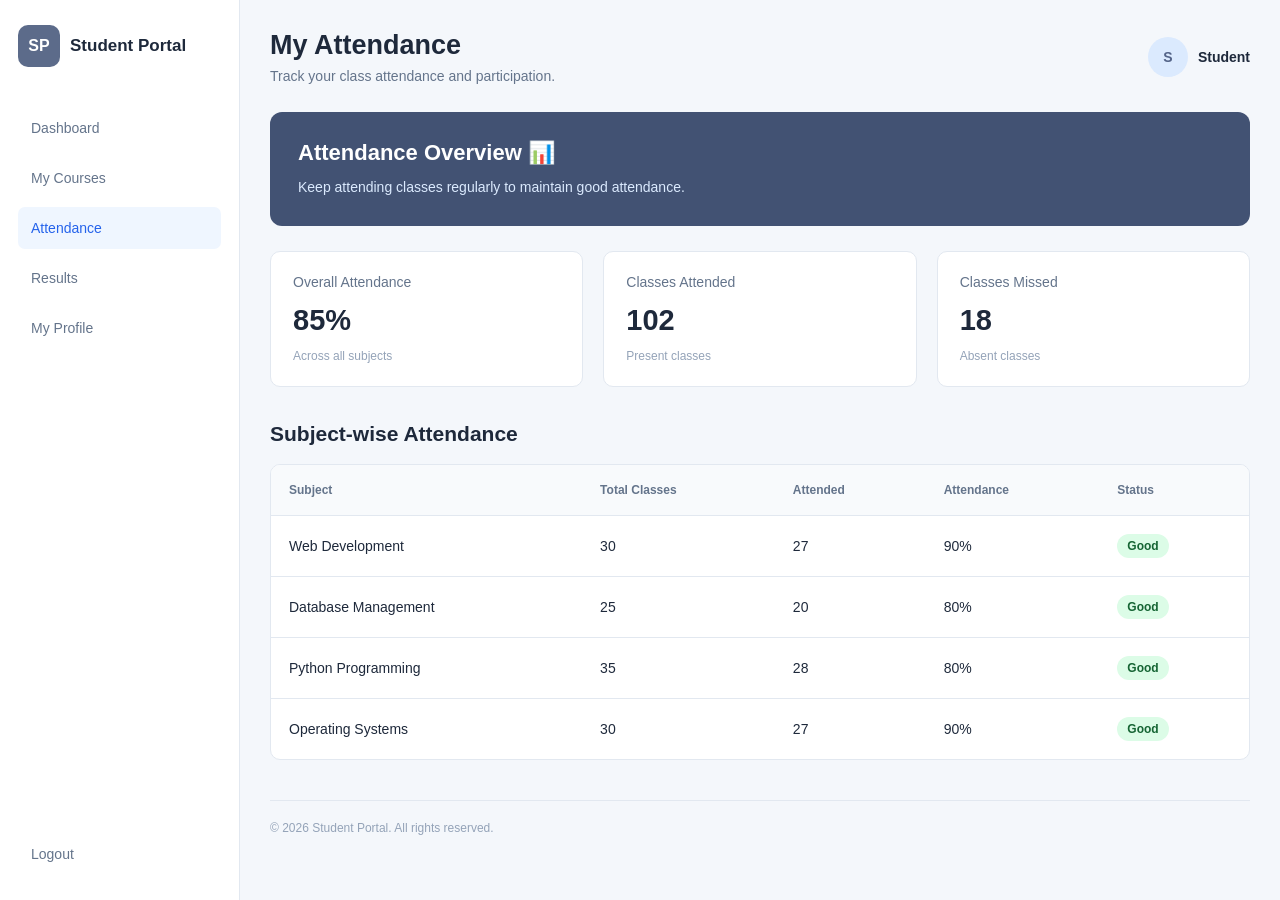
<file: Attendance.html>
<!doctype html>
<html lang="en">
  <head>
    <meta charset="UTF-8" />
    <meta name="viewport" content="width=device-width, initial-scale=1.0" />
    <title>Attendance | Student Portal</title>
    <link rel="stylesheet" href="dashboard.css" />
  </head>
  <body>
    <aside class="sidebar">
      <div class="brand">
        <div class="logo">SP</div>
        <h2>Student Portal</h2>
      </div>

      <nav class="navigation">
        <a href="dashboard.html" class="nav-link">Dashboard</a>
        <a href="courses.html" class="nav-link">My Courses</a>
        <a href="attendance.html" class="nav-link active">Attendance</a>
        <a href="results.html" class="nav-link">Results</a>
        <a href="profile.html" class="nav-link">My Profile</a>
      </nav>

      <a href="index.html" class="logout-link">Logout</a>
    </aside>

    <main class="main-content">
      <header class="topbar">
        <div>
          <h1>My Attendance</h1>
          <p>Track your class attendance and participation.</p>
        </div>

        <div class="student-info">
          <div class="avatar">S</div>
          <span>Student</span>
        </div>
      </header>

      <section class="welcome-card">
        <h2>Attendance Overview 📊</h2>
        <p>Keep attending classes regularly to maintain good attendance.</p>
      </section>

      <section class="stats-grid">
        <div class="stat-card">
          <p>Overall Attendance</p>
          <h2>85%</h2>
          <span>Across all subjects</span>
        </div>

        <div class="stat-card">
          <p>Classes Attended</p>
          <h2>102</h2>
          <span>Present classes</span>
        </div>

        <div class="stat-card">
          <p>Classes Missed</p>
          <h2>18</h2>
          <span>Absent classes</span>
        </div>
      </section>

      <section class="courses-section">
        <div class="section-heading">
          <h2>Subject-wise Attendance</h2>
        </div>

        <div class="attendance-table-wrapper">
          <table class="attendance-table">
            <thead>
              <tr>
                <th>Subject</th>
                <th>Total Classes</th>
                <th>Attended</th>
                <th>Attendance</th>
                <th>Status</th>
              </tr>
            </thead>

            <tbody>
              <tr>
                <td>Web Development</td>
                <td>30</td>
                <td>27</td>
                <td>90%</td>
                <td><span class="status status-good">Good</span></td>
              </tr>

              <tr>
                <td>Database Management</td>
                <td>25</td>
                <td>20</td>
                <td>80%</td>
                <td><span class="status status-good">Good</span></td>
              </tr>

              <tr>
                <td>Python Programming</td>
                <td>35</td>
                <td>28</td>
                <td>80%</td>
                <td><span class="status status-good">Good</span></td>
              </tr>

              <tr>
                <td>Operating Systems</td>
                <td>30</td>
                <td>27</td>
                <td>90%</td>
                <td><span class="status status-good">Good</span></td>
              </tr>
            </tbody>
          </table>
        </div>
      </section>

      <footer class="dashboard-footer">
        © 2026 Student Portal. All rights reserved.
      </footer>
    </main>
  </body>
</html>
</file>
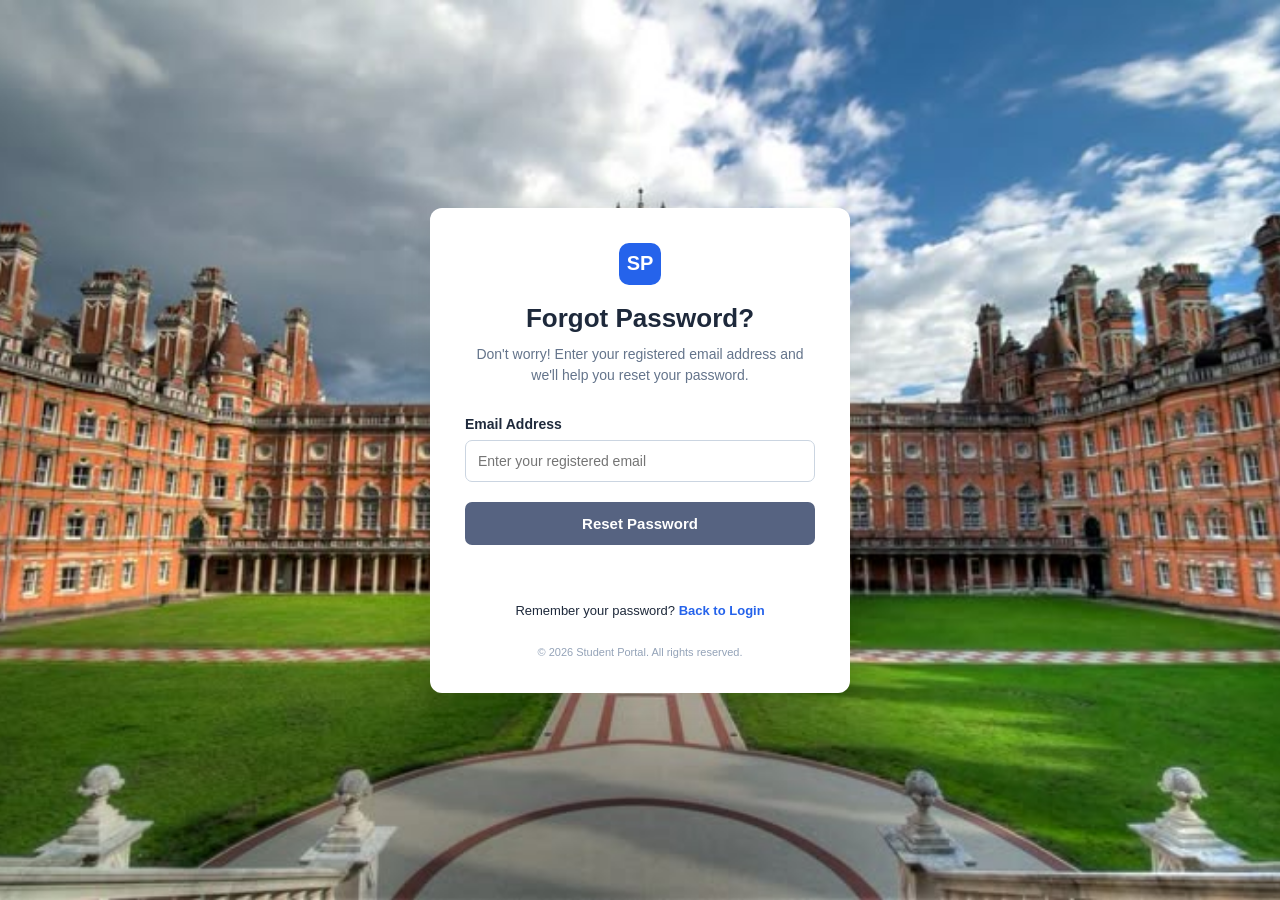
<file: forget_pass.html>
<!doctype html>
<html lang="en">
  <head>
    <meta charset="UTF-8" />
    <meta name="viewport" content="width=device-width, initial-scale=1.0" />

    <title>Forgot Password | Student Portal</title>

    <link rel="stylesheet" href="style.css" />
  </head>

  <body>
    <div class="login-container">
      <div class="login-header">
        <div class="logo">SP</div>

        <h1>Forgot Password?</h1>

        <p>
          Don't worry! Enter your registered email address and we'll help you
          reset your password.
        </p>
      </div>

      <form id="forgot-password-form">
        <div class="form-group">
          <label for="reset-email">Email Address</label>

          <input
            type="email"
            id="reset-email"
            placeholder="Enter your registered email"
            required
          />
        </div>

        <button type="submit" class="login-btn">Reset Password</button>

        <p id="reset-message"></p>
      </form>

      <div class="signup-link">
        Remember your password?
        <a href="index.html">Back to Login</a>
      </div>

      <p class="footer-text">© 2026 Student Portal. All rights reserved.</p>
    </div>

    <script src="script.js"></script>
  </body>
</html>
</file>
<file: dashboard.css>
* {
  margin: 0;
  padding: 0;
  box-sizing: border-box;
}

body {
  font-family: Arial, sans-serif;
  background-color: #f4f7fb;
  color: #1e293b;
  min-height: 100vh;
}

/* Prevent unauthenticated content flicker */
body.auth-protected {
  visibility: hidden;
}

/* Sidebar */

.sidebar {
  position: fixed;
  top: 0;
  left: 0;
  width: 240px;
  height: 100vh;
  background-color: #ffffff;
  border-right: 1px solid #e2e8f0;
  padding: 25px 18px;
  display: flex;
  flex-direction: column;
}

.brand {
  display: flex;
  align-items: center;
  gap: 10px;
  margin-bottom: 40px;
}

.logo {
  width: 42px;
  height: 42px;
  background-color: #5c6b8a;
  color: #ffffff;
  display: flex;
  align-items: center;
  justify-content: center;
  border-radius: 10px;
  font-weight: bold;
}

.brand h2 {
  font-size: 17px;
}

.navigation {
  display: flex;
  flex-direction: column;
  gap: 8px;
}

.nav-link,
.logout-link {
  text-decoration: none;
  color: #64748b;
  padding: 13px;
  border-radius: 7px;
  font-size: 14px;
}

.nav-link:hover,
.nav-link.active {
  background-color: #eff6ff;
  color: #2563eb;
}

.logout-link {
  margin-top: auto;
}

.logout-link:hover {
  background-color: #fef2f2;
  color: #dc2626;
}

/* Main content */

.main-content {
  margin-left: 240px;
  padding: 30px;
}

.topbar {
  display: flex;
  justify-content: space-between;
  align-items: center;
  gap: 20px;
  margin-bottom: 28px;
}

.topbar h1 {
  font-size: 27px;
  margin-bottom: 7px;
}

.topbar p {
  color: #64748b;
  font-size: 14px;
}

.student-info {
  display: flex;
  align-items: center;
  gap: 10px;
  font-size: 14px;
  font-weight: 600;
}

.avatar {
  width: 40px;
  height: 40px;
  background-color: #dbeafe;
  color: #546488;
  border-radius: 50%;
  display: flex;
  justify-content: center;
  align-items: center;
  font-weight: bold;
}

/* Welcome card */

.welcome-card {
  background-color: #425273;
  color: #ffffff;
  padding: 28px;
  border-radius: 12px;
  margin-bottom: 25px;
}

.welcome-card h2 {
  font-size: 22px;
  margin-bottom: 10px;
}

.welcome-card p {
  font-size: 14px;
  line-height: 1.6;
  color: #dbeafe;
}

/* Statistics */

.stats-grid {
  display: grid;
  grid-template-columns: repeat(3, minmax(0, 1fr));
  gap: 20px;
  margin-bottom: 35px;
}

.stat-card {
  background-color: #ffffff;
  padding: 22px;
  border: 1px solid #e2e8f0;
  border-radius: 10px;
}

.stat-card p {
  font-size: 14px;
  color: #64748b;
  margin-bottom: 14px;
}

.stat-card h2 {
  font-size: 29px;
  margin-bottom: 9px;
}

.stat-card span {
  font-size: 12px;
  color: #94a3b8;
}

/* Courses */

.section-heading {
  display: flex;
  justify-content: space-between;
  align-items: center;
  margin-bottom: 18px;
}

.section-heading h2 {
  font-size: 21px;
}

.section-heading a {
  color: #56678d;
  text-decoration: none;
  font-size: 13px;
}

.courses-grid {
  display: grid;
  grid-template-columns: repeat(3, minmax(0, 1fr));
  gap: 20px;
}

.course-card {
  background-color: #ffffff;
  border: 1px solid #e2e8f0;
  border-radius: 10px;
  padding: 22px;
}

.course-icon {
  font-size: 25px;
  margin-bottom: 18px;
}

.course-card h3 {
  font-size: 16px;
  margin-bottom: 9px;
}

.course-card p {
  color: #64748b;
  font-size: 12px;
  line-height: 1.5;
  min-height: 35px;
  margin-bottom: 20px;
}

.progress-bar {
  width: 100%;
  height: 7px;
  background-color: #e2e8f0;
  border-radius: 10px;
  overflow: hidden;
  margin-bottom: 10px;
}

.progress-fill {
  height: 100%;
  background-color: #6ea677;
  border-radius: 10px;
}

.progress-one {
  width: 75%;
}

.progress-two {
  width: 60%;
}

.progress-three {
  width: 45%;
}

.course-card span {
  color: #64748b;
  font-size: 12px;
}

.dashboard-footer {
  margin-top: 40px;
  padding: 20px 0;
  border-top: 1px solid #e2e8f0;
  color: #94a3b8;
  font-size: 12px;
}

/* Responsive design */

@media (max-width: 1000px) {
  .stats-grid,
  .courses-grid {
    grid-template-columns: repeat(2, minmax(0, 1fr));
  }
}

@media (max-width: 700px) {
  .sidebar {
    position: static;
    width: 100%;
    height: auto;
  }

  .brand {
    margin-bottom: 20px;
  }

  .navigation {
    display: grid;
    grid-template-columns: repeat(2, minmax(0, 1fr));
  }

  .logout-link {
    margin-top: 15px;
  }

  .main-content {
    margin-left: 0;
    padding: 20px;
  }

  .topbar {
    align-items: flex-start;
  }

  .topbar h1 {
    font-size: 23px;
  }

  .stats-grid,
  .courses-grid {
    grid-template-columns: 1fr;
  }
}
.progress-four {
  width: 30%;
}

.attendance-table-wrapper {
  width: 100%;
  overflow-x: auto;
  background-color: #ffffff;
  border: 1px solid #e2e8f0;
  border-radius: 10px;
}

.attendance-table {
  width: 100%;
  border-collapse: collapse;
  text-align: left;
  font-size: 14px;
}

.attendance-table th,
.attendance-table td {
  padding: 18px;
  border-bottom: 1px solid #e2e8f0;
  white-space: nowrap;
}

.attendance-table th {
  background-color: #f8fafc;
  color: #64748b;
  font-size: 12px;
}

.attendance-table tbody tr:last-child td {
  border-bottom: none;
}

.status {
  display: inline-block;
  padding: 5px 10px;
  border-radius: 20px;
  font-size: 12px;
  font-weight: 600;
}

.status-good {
  background-color: #dcfce7;
  color: #166534;
}

@media (max-width: 700px) {
  .attendance-table th,
  .attendance-table td {
    padding: 12px;
    font-size: 12px;
  }
}

.profile-card {
  background-color: #ffffff;
  border: 1px solid #e2e8f0;
  border-radius: 12px;
  padding: 30px;
  text-align: center;
  margin-bottom: 25px;
}

.profile-avatar {
  width: 100px;
  height: 100px;
  border-radius: 50%;
  overflow: hidden;
  background-color: #dbeafe;
  margin: 0 auto 15px;
}

.profile-avatar img {
  width: 100%;
  height: 100%;
  object-fit: cover;
  display: block;
}

.profile-card h2 {
  font-size: 22px;
  margin-bottom: 8px;
}

.profile-role {
  color: #64748b;
  font-size: 14px;
  margin-bottom: 15px;
}

.profile-badge {
  display: inline-block;
  background-color: #dcfce7;
  color: #166534;
  padding: 6px 12px;
  border-radius: 20px;
  font-size: 12px;
  font-weight: 600;
}

.profile-details {
  background-color: #ffffff;
  border: 1px solid #e2e8f0;
  border-radius: 12px;
  padding: 25px;
}

.profile-grid {
  display: grid;
  grid-template-columns: repeat(2, minmax(0, 1fr));
  gap: 25px;
  margin-top: 25px;
}

.profile-field {
  display: flex;
  flex-direction: column;
  gap: 8px;
  overflow-wrap: anywhere;
}

.profile-field span {
  color: #64748b;
  font-size: 13px;
}

.profile-field strong {
  font-size: 14px;
  font-weight: 600;
}

.profile-field .profile-active {
  color: #15803d;
}

@media (max-width: 600px) {
  .profile-grid {
    grid-template-columns: 1fr;
    gap: 20px;
  }

  .profile-details {
    padding: 20px;
  }
}
</file>
<file: style.css>
* {
  margin: 0;
  padding: 0;
  box-sizing: border-box;
}

body {
  font-family: Arial, sans-serif;
  background-image: url("./university-bg.jpeg");
  background-size: cover;
  background-position: center;
  background-repeat: no-repeat;
  background-attachment: fixed;
  min-height: 100vh;
  display: flex;
  justify-content: center;
  align-items: center;
  padding: 20px;
  color: #1e293b;
}

.login-container {
  background-color: #ffffff;
  width: 100%;
  max-width: 420px;
  padding: 35px;
  border-radius: 12px;
  box-shadow: 0 8px 30px rgba(0, 0, 0, 0.08);
}

.login-header {
  text-align: center;
  margin-bottom: 30px;
}

.logo {
  width: 55px;
  height: 55px;
  background-color: #414757;
  color: #ffffff;
  display: flex;
  justify-content: center;
  align-items: center;
  margin: 0 auto 18px;
  border-radius: 12px;
  font-size: 20px;
  font-weight: bold;
}

.login-header h1 {
  font-size: 26px;
  margin-bottom: 10px;
}

.login-header p {
  color: #64748b;
  font-size: 14px;
  line-height: 1.5;
}

.form-group {
  margin-bottom: 20px;
}

.form-group label {
  display: block;
  font-size: 14px;
  font-weight: 600;
  margin-bottom: 8px;
}

.form-group input {
  width: 100%;
  padding: 12px;
  border: 1px solid #cbd5e1;
  border-radius: 7px;
  font-size: 14px;
  outline: none;
  transition: border-color 0.2s;
}

.form-group input:focus {
  border-color: #2563eb;
}

.form-options {
  display: flex;
  justify-content: space-between;
  align-items: center;
  gap: 10px;
  margin-bottom: 24px;
  font-size: 12px;
}

.remember-me {
  display: flex;
  align-items: center;
  gap: 6px;
}

a {
  color: #2563eb;
  text-decoration: none;
}

a:hover {
  text-decoration: underline;
}

.login-btn {
  width: 100%;
  padding: 13px;
  background-color: #566381;
  color: white;
  border: none;
  border-radius: 7px;
  font-size: 15px;
  font-weight: 600;
  cursor: pointer;
  transition: background-color 0.2s;
}

.login-btn:hover {
  background-color: #1d4ed8;
}

.signup-link {
  text-align: center;
  margin-top: 25px;
  font-size: 13px;
}

.signup-link a {
  font-weight: 600;
}

.footer-text {
  text-align: center;
  margin-top: 28px;
  font-size: 11px;
  color: #94a3b8;
}

#message,
#signup-message,
#reset-message,
#update-message {
  text-align: center;
  margin-top: 15px;
  font-size: 13px;
  line-height: 1.5;
  min-height: 18px;
  word-break: break-word;
}

/* Mobile screen adjustments */
@media (max-width: 480px) {
  .login-container {
    padding: 25px 20px;
  }

  .login-header h1 {
    font-size: 23px;
  }

  .form-options {
    font-size: 11px;
  }
}

* {
  margin: 0;
  padding: 0;
  box-sizing: border-box;
}

body {
  font-family: Arial, sans-serif;
  background-color: #f4f7fb;
  color: #1e293b;
  min-height: 100vh;
}

/* Sidebar */

.sidebar {
  position: fixed;
  top: 0;
  left: 0;
  width: 240px;
  height: 100vh;
  background-color: #ffffff;
  border-right: 1px solid #e2e8f0;
  padding: 25px 18px;
  display: flex;
  flex-direction: column;
}

.brand {
  display: flex;
  align-items: center;
  gap: 10px;
  margin-bottom: 40px;
}

.logo {
  width: 42px;
  height: 42px;
  background-color: #2563eb;
  color: #ffffff;
  display: flex;
  align-items: center;
  justify-content: center;
  border-radius: 10px;
  font-weight: bold;
}

.brand h2 {
  font-size: 17px;
}

.navigation {
  display: flex;
  flex-direction: column;
  gap: 8px;
}

.nav-link,
.logout-link {
  text-decoration: none;
  color: #64748b;
  padding: 13px;
  border-radius: 7px;
  font-size: 14px;
}

.nav-link:hover,
.nav-link.active {
  background-color: #eff6ff;
  color: #2563eb;
}

.logout-link {
  margin-top: auto;
}

.logout-link:hover {
  background-color: #fef2f2;
  color: #dc2626;
}

/* Main content */

.main-content {
  margin-left: 240px;
  padding: 30px;
}

.topbar {
  display: flex;
  justify-content: space-between;
  align-items: center;
  gap: 20px;
  margin-bottom: 28px;
}

.topbar h1 {
  font-size: 27px;
  margin-bottom: 7px;
}

.topbar p {
  color: #64748b;
  font-size: 14px;
}

.student-info {
  display: flex;
  align-items: center;
  gap: 10px;
  font-size: 14px;
  font-weight: 600;
}

.avatar {
  width: 40px;
  height: 40px;
  background-color: #dbeafe;
  color: #2563eb;
  border-radius: 50%;
  display: flex;
  justify-content: center;
  align-items: center;
  font-weight: bold;
}

/* Welcome card */

.welcome-card {
  background-color: #2563eb;
  color: #ffffff;
  padding: 28px;
  border-radius: 12px;
  margin-bottom: 25px;
}

.welcome-card h2 {
  font-size: 22px;
  margin-bottom: 10px;
}

.welcome-card p {
  font-size: 14px;
  line-height: 1.6;
  color: #dbeafe;
}

/* Statistics */

.stats-grid {
  display: grid;
  grid-template-columns: repeat(3, minmax(0, 1fr));
  gap: 20px;
  margin-bottom: 35px;
}

.stat-card {
  background-color: #ffffff;
  padding: 22px;
  border: 1px solid #e2e8f0;
  border-radius: 10px;
}

.stat-card p {
  font-size: 14px;
  color: #64748b;
  margin-bottom: 14px;
}

.stat-card h2 {
  font-size: 29px;
  margin-bottom: 9px;
}

.stat-card span {
  font-size: 12px;
  color: #94a3b8;
}

/* Courses */

.section-heading {
  display: flex;
  justify-content: space-between;
  align-items: center;
  margin-bottom: 18px;
}

.section-heading h2 {
  font-size: 21px;
}

.section-heading a {
  color: #2563eb;
  text-decoration: none;
  font-size: 13px;
}

.courses-grid {
  display: grid;
  grid-template-columns: repeat(3, minmax(0, 1fr));
  gap: 20px;
}

.course-card {
  background-color: #ffffff;
  border: 1px solid #e2e8f0;
  border-radius: 10px;
  padding: 22px;
}

.course-icon {
  font-size: 25px;
  margin-bottom: 18px;
}

.course-card h3 {
  font-size: 16px;
  margin-bottom: 9px;
}

.course-card p {
  color: #64748b;
  font-size: 12px;
  line-height: 1.5;
  min-height: 35px;
  margin-bottom: 20px;
}

.progress-bar {
  width: 100%;
  height: 7px;
  background-color: #e2e8f0;
  border-radius: 10px;
  overflow: hidden;
  margin-bottom: 10px;
}

.progress-fill {
  height: 100%;
  background-color: #2563eb;
  border-radius: 10px;
}

.progress-one {
  width: 75%;
}

.progress-two {
  width: 60%;
}

.progress-three {
  width: 45%;
}

.course-card span {
  color: #64748b;
  font-size: 12px;
}

.dashboard-footer {
  margin-top: 40px;
  padding: 20px 0;
  border-top: 1px solid #e2e8f0;
  color: #94a3b8;
  font-size: 12px;
}

/* Responsive design */

@media (max-width: 1000px) {
  .stats-grid,
  .courses-grid {
    grid-template-columns: repeat(2, minmax(0, 1fr));
  }
}

@media (max-width: 700px) {
  .sidebar {
    position: static;
    width: 100%;
    height: auto;
  }

  .brand {
    margin-bottom: 20px;
  }

  .navigation {
    display: grid;
    grid-template-columns: repeat(2, minmax(0, 1fr));
  }

  .logout-link {
    margin-top: 15px;
  }

  .main-content {
    margin-left: 0;
    padding: 20px;
  }

  .topbar {
    align-items: flex-start;
  }

  .topbar h1 {
    font-size: 23px;
  }

  .stats-grid,
  .courses-grid {
    grid-template-columns: 1fr;
  }
}
</file>
